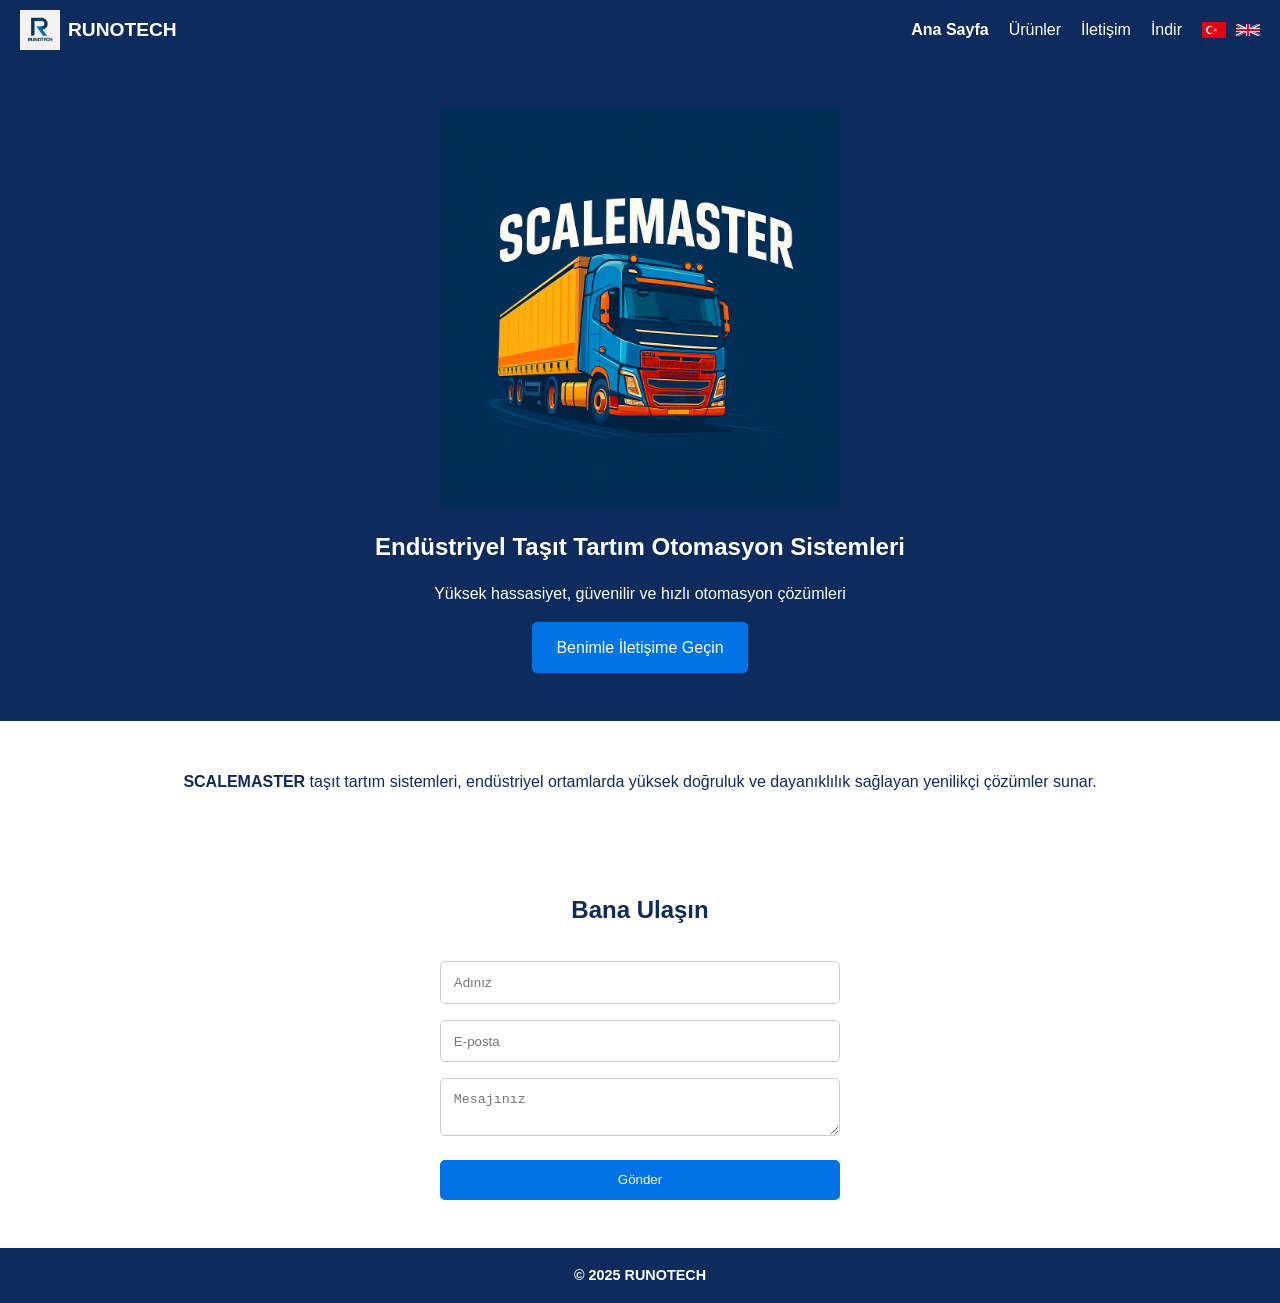
<file: index.html>
<!DOCTYPE html>
<html lang="tr">

<head>
  <meta charset="UTF-8" />
  <meta name="viewport" content="width=device-width, initial-scale=1.0" />
  <title>RUNOTECH</title>
  <link rel="stylesheet" href="css/styles.css">
  <link rel="icon" type="image/png" href="assets/logo.png">
</head>

<body>
  <!-- Navbar -->
  <header class="navbar">
    <div class="logo">
      <a href="index.html"> <img src="assets/logo.png" alt="Runotech Logo" />
        <span data-i18n="brand">RUNOTECH</span> 
      </a>
    </div>
    <nav>
      <a href="index.html" data-i18n="home">Ana Sayfa</a>
      <a href="products.html" data-i18n="products">Ürünler</a>
      <a href="contact.html" data-i18n="contact">İletişim</a>
      <a href="document.html" data-i18n="download" class="active">İndir</a>
      <div class="language-selector">
        <button class="lang-btn" data-lang="tr">
          <img src="assets/tr.png" alt="Türkçe" />
        </button>
        <button class="lang-btn" data-lang="en">
          <img src="assets/en.png" alt="English" />
        </button>
      </div>
    </nav>
  </header>

  <!-- Hero Section -->
  <section class="hero">
    <img src="assets/header-truck.png" alt="Kamyon" class="hero-truck" />
    <h2 data-i18n="heroTitle">Endüstriyel Taşıt Tartım Otomasyon Sistemleri</h2>
    <p data-i18n="heroSubtitle">Yüksek hassasiyet, güvenilir ve hızlı otomasyon çözümleri</p>
    <a href="#" class="cta-btn" data-i18n="cta">Benimle İletişime Geçin</a>
  </section>

  <!-- Solutions Section -->
  <section class="solutions">
    <p data-i18n="solutionsText">
      <strong>SCALEMASTER</strong> taşıt tartım sistemleri, endüstriyel ortamlarda yüksek
      doğruluk ve dayanıklılık sağlayan yenilikçi çözümler sunar.
    </p>
  </section>


<!-- Contact Section -->
<section class="contact">
  <div class="contact-container">
    <div class="contact-form">
      <h2 data-i18n="contactTitle">Bana Ulaşın</h2>
      <form id="contact-form" action="https://formspree.io/f/meozbdjy" method="POST">
        <input type="text" name="name" data-i18n-placeholder="name" placeholder="Adınız" required />
        <input type="email" name="email" data-i18n-placeholder="email" placeholder="E-posta" required />
        <textarea name="message" data-i18n-placeholder="message" placeholder="Mesajınız" required></textarea>
        <button type="submit" data-i18n="send">Gönder</button>
      </form>
      <p id="form-message"></p>
    </div>
  </div>
</section>


  <!-- Footer -->
  <footer>
    <p>© 2025 RUNOTECH</p>
  </footer>

  <script src="js/script.js"></script>
</body>

</html>
</file>
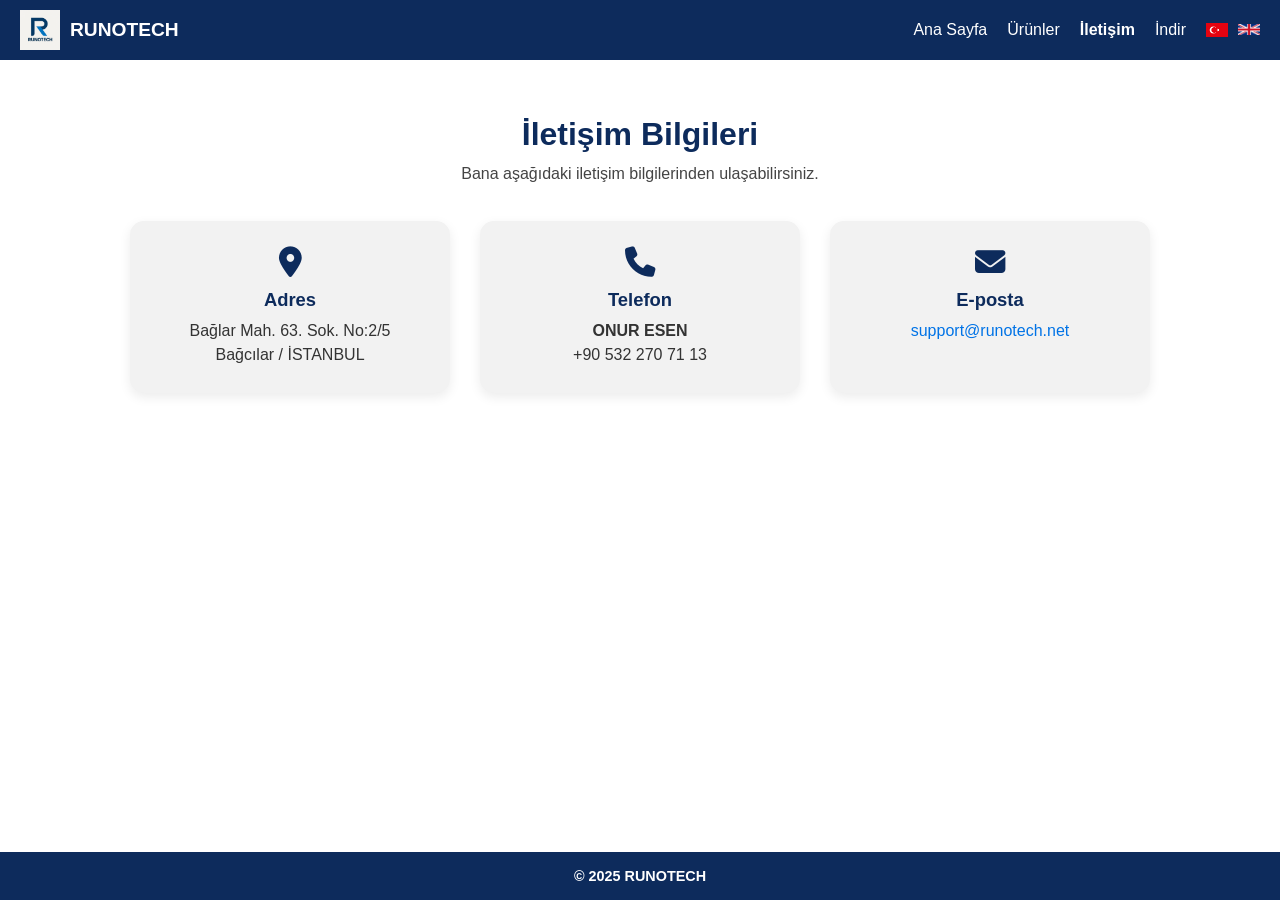
<file: contact.html>
<!DOCTYPE html>
<html lang="tr">

<head>
  <meta charset="UTF-8" />
  <meta name="viewport" content="width=device-width, initial-scale=1.0" />
  <title data-i18n="contact">İletişim</title>
  <link rel="stylesheet" href="css/contact.css" />
  <link rel="stylesheet" href="https://cdnjs.cloudflare.com/ajax/libs/font-awesome/6.5.0/css/all.min.css" />
  <link rel="icon" type="image/png" href="assets/logo.png">
</head>

<body class="contact-page">
  <!-- Navbar -->
  <header class="navbar">
    <div class="logo">
      <img src="assets/logo.png" alt="Runotech Logo" />
      <span data-i18n="brand_name">RUNOTECH</span>
    </div>
    <nav>
      <a href="index.html" data-i18n="home">Ana Sayfa</a>
      <a href="products.html" data-i18n="products">Ürünler</a>
      <a href="contact.html" class="active" data-i18n="contact">İletişim</a>
      <a href="document.html" data-i18n="download" class="active">İndir</a>
      <div class="language-selector">
        <button class="lang-btn" data-lang="tr"><img src="assets/tr.png" alt="Türkçe" /></button>
        <button class="lang-btn" data-lang="en"><img src="assets/en.png" alt="English" /></button>
      </div>
    </nav>
  </header>

  <!-- İçerik -->
  <main>
    <!-- İletişim Başlık -->
    <section class="contact-header">
      <h2 data-i18n="contact_title">İletişim Bilgileri</h2>
      <p data-i18n="contact_desc">Bana aşağıdaki iletişim bilgilerinden ulaşabilirsiniz.</p>
    </section>

    <!-- İletişim Kartları -->
    <section class="contact-cards">
      <div class="contact-card">
        <i class="fas fa-map-marker-alt"></i>
        <h3 data-i18n="address">Adres</h3>
        <p>Bağlar Mah. 63. Sok. No:2/5<br>Bağcılar / İSTANBUL</p>
      </div>
      <div class="contact-card">
        <i class="fas fa-phone"></i>
        <h3 data-i18n="phone">Telefon</h3>
        <p><strong>ONUR ESEN</strong></p>
        <p>+90 532 270 71 13</p>
      </div>
      <div class="contact-card">
        <i class="fas fa-envelope"></i>
        <h3 data-i18n="email">E-posta</h3>
        <p><a href="mailto:support@runotech.net">support@runotech.net</a></p>
      </div>
    </section>
  </main>

  <!-- Footer -->
  <footer>
    <p>© 2025 RUNOTECH</p>
  </footer>

  <script src="js/script.js"></script>
</body>

</html>
</file>
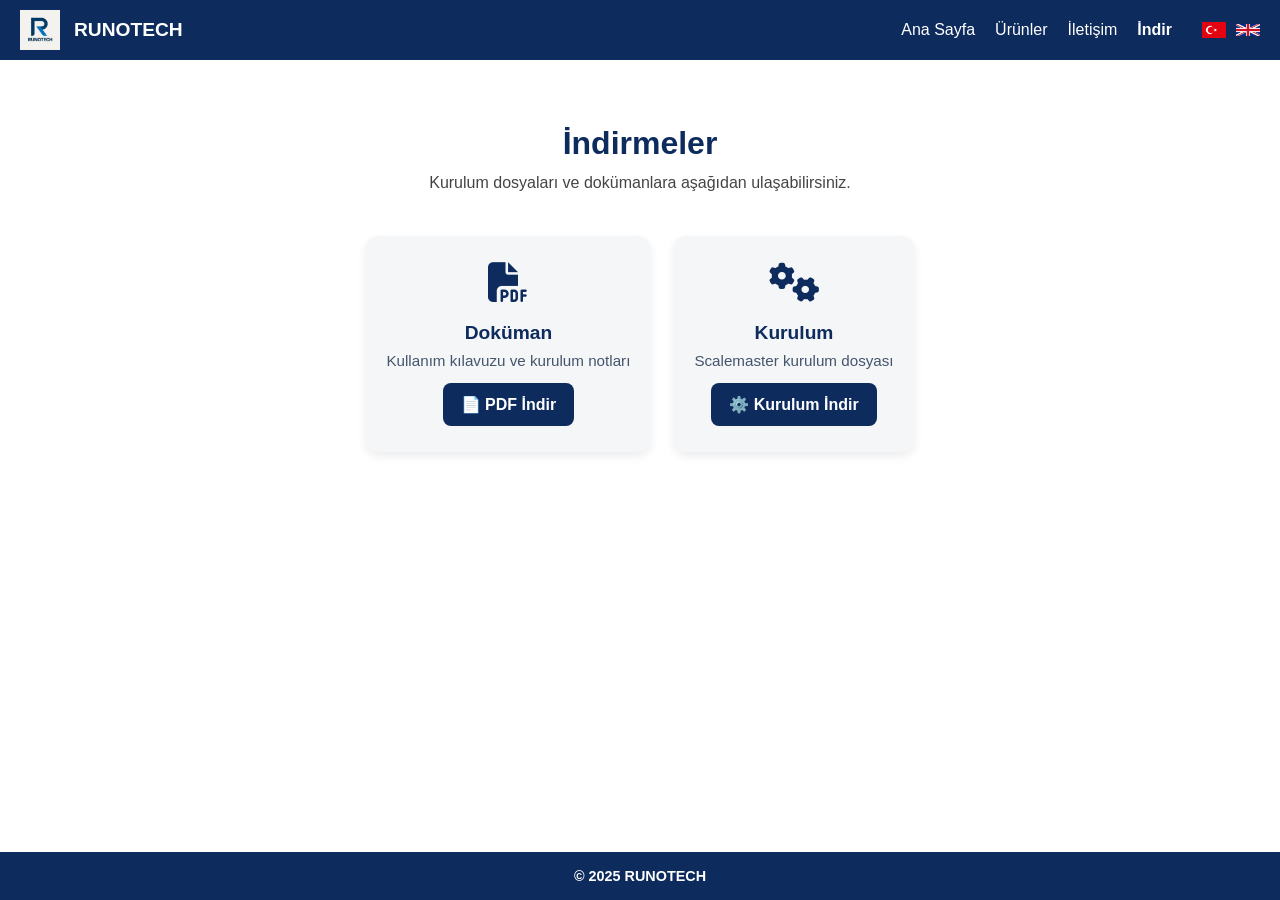
<file: document.html>
<!DOCTYPE html>
<html lang="tr">
<head>
  <meta charset="UTF-8" />
  <meta name="viewport" content="width=device-width, initial-scale=1.0"/>
  <title data-i18n="download">İndir</title>

  <!-- Bu sayfaya özel stil -->
  <link rel="stylesheet" href="css/document.css" />
  <link rel="stylesheet" href="https://cdnjs.cloudflare.com/ajax/libs/font-awesome/6.5.2/css/all.min.css"/>
  <link rel="icon" type="image/png" href="assets/logo.png">
</head>

<body class="download-page">
  <!-- Navbar -->
  <header class="navbar">
    <div class="logo">
      <a href="index.html">
        <img src="assets/logo.png" alt="Runotech Logo" />
        <span>RUNOTECH</span>
      </a>
    </div>
    <nav>
      <a href="index.html" data-i18n="home">Ana Sayfa</a>
      <a href="products.html" data-i18n="products">Ürünler</a>
      <a href="contact.html" data-i18n="contact">İletişim</a>
      <a href="document.html" data-i18n="download" class="active">İndir</a>
      <div class="language-selector">
        <button class="lang-btn" data-lang="tr" title="Türkçe">
          <img src="assets/tr.png" alt="Türkçe"/>
        </button>
        <button class="lang-btn" data-lang="en" title="English">
          <img src="assets/en.png" alt="English"/>
        </button>
      </div>
    </nav>
  </header>

  <main class="page-content">
    <!-- Sayfa başlığı -->
    <section class="page-hero">
      <h1 data-i18n="pageTitle">İndirmeler</h1>
      <p data-i18n="pageDesc">
        Kurulum dosyaları ve dokümanlara aşağıdan ulaşabilirsiniz.
      </p>
    </section>

    <!-- Kartlar -->
    <section class="download-cards">
      <div class="download-card">
        <i class="fas fa-file-pdf"></i>
        <h3 data-i18n="docTitle">Doküman</h3>
        <p data-i18n="docDesc">Kullanım kılavuzu ve kurulum notları</p>
        <a href="downloads/manual.pdf" class="download-btn" download data-i18n="docBtn">📄 PDF İndir</a>
      </div>

      <div class="download-card">
        <i class="fas fa-cogs"></i>
        <h3 data-i18n="setupTitle">Setup</h3>
        <p data-i18n="setupDesc">Scalemaster kurulum dosyası</p>
        <a href="downloads/setup.exe" class="download-btn" download data-i18n="setupBtn">⚙️ Kurulum İndir</a>
      </div>
    </section>
  </main>

  <footer>
    <p>© 2025 RUNOTECH</p>
  </footer>

  <!-- Script -->
  <script src="js/script.js"></script>
</body>
</html>
</file>
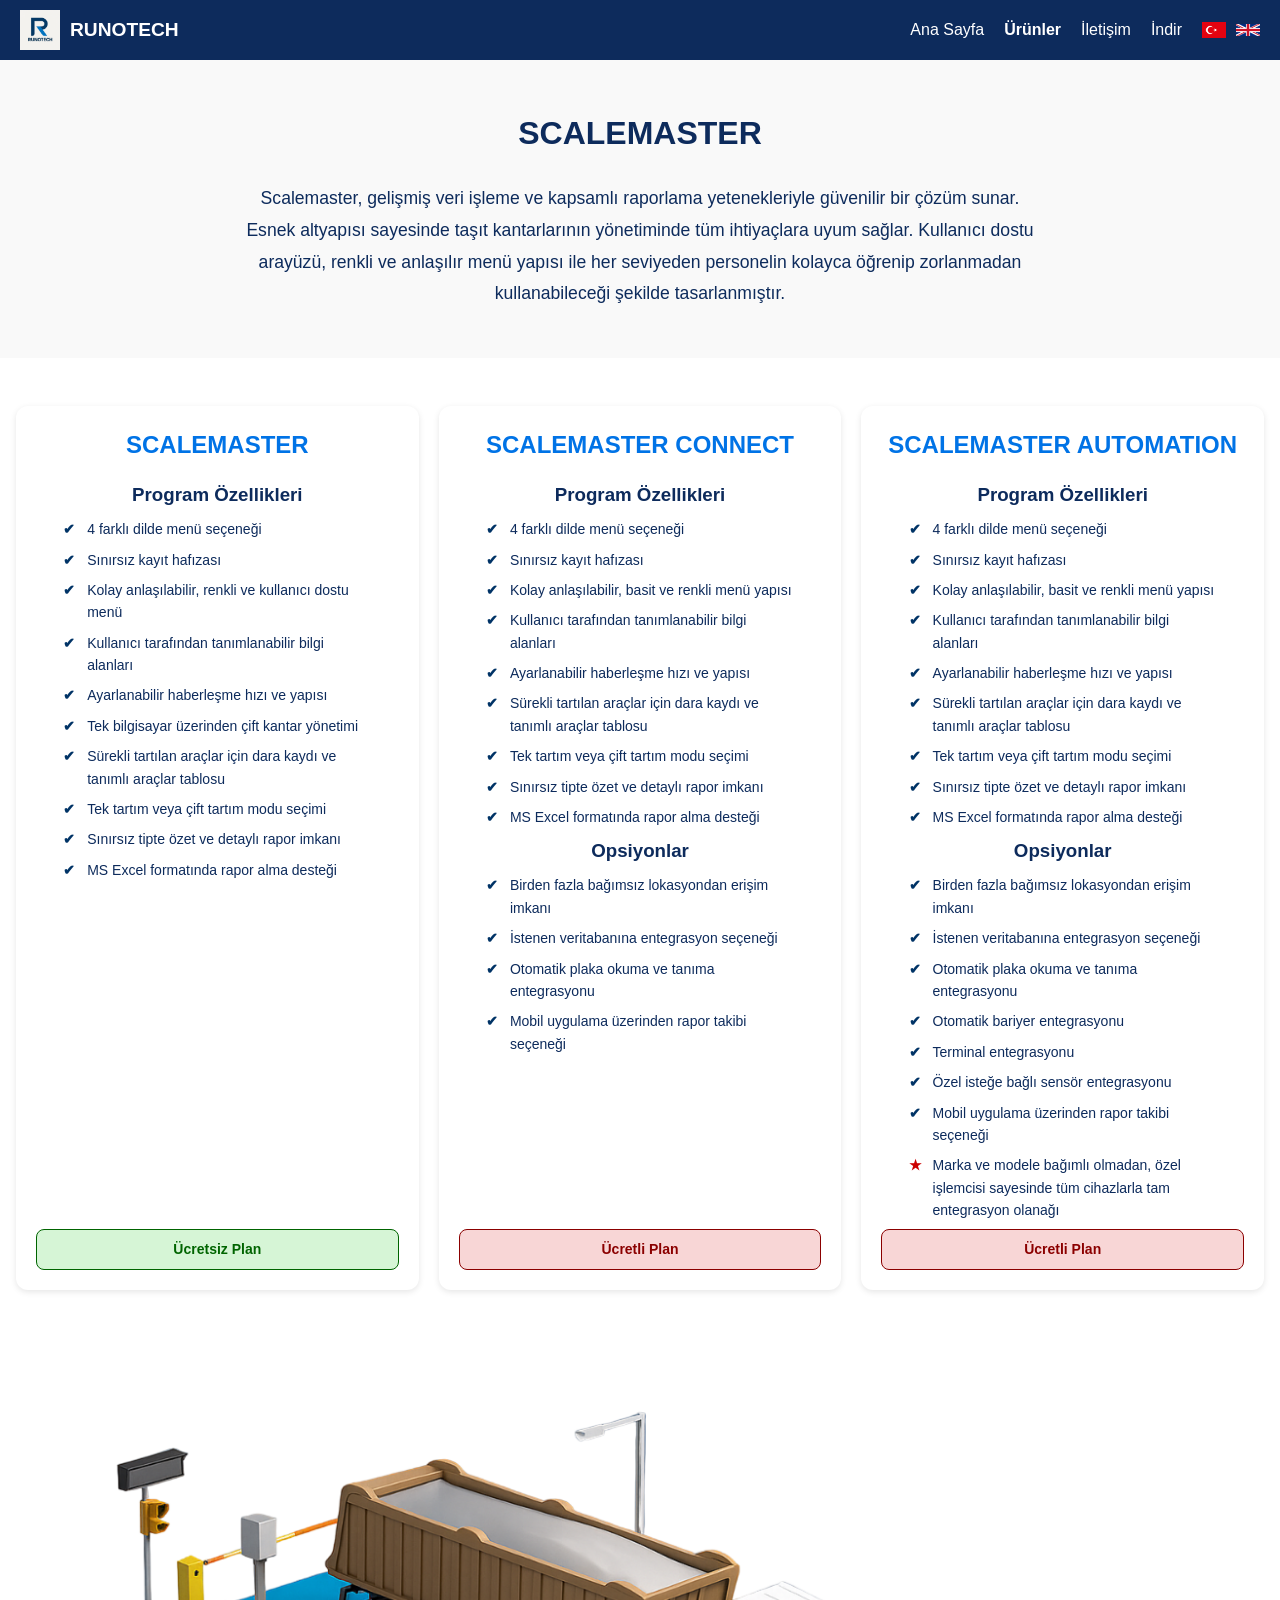
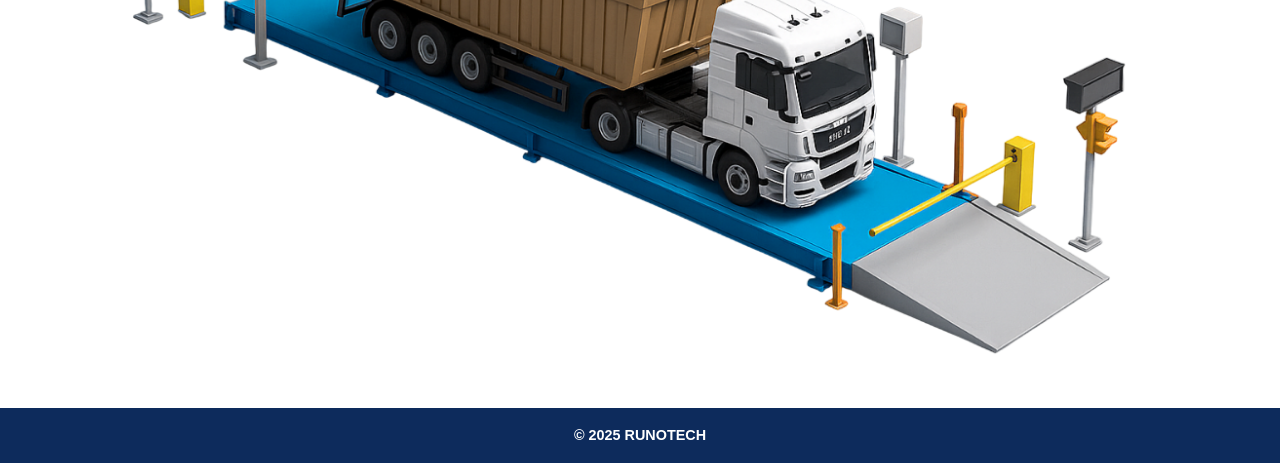
<file: products.html>
<!DOCTYPE html>
<html lang="tr">

<head>
  <meta charset="UTF-8" />
  <meta name="viewport" content="width=device-width, initial-scale=1.0" />
  <title data-i18n="products">Ürünler</title>
  <link rel="stylesheet" href="css/styles.css">
  <link rel="icon" type="image/png" href="assets/logo.png">
</head>

<body>
  <!-- Navbar -->
  <header class="navbar">
    <div class="logo">
      <img src="assets/logo.png" alt="Runotech Logo" />
      <span data-i18n="brand_name">RUNOTECH</span>
    </div>
    <nav>
      <a href="index.html" data-i18n="home">Ana Sayfa</a>
      <a href="products.html" class="active" data-i18n="products">Ürünler</a>
      <a href="contact.html" data-i18n="contact">İletişim</a>
      <a href="document.html" data-i18n="download" class="active">İndir</a>
      <div class="language-selector">
        <button class="lang-btn" data-lang="tr">
          <img src="assets/tr.png" alt="Türkçe" />
        </button>
        <button class="lang-btn" data-lang="en">
          <img src="assets/en.png" alt="English" />
        </button>
      </div>
    </nav>
  </header>

  <!-- Product Intro Section -->
  <section class="product-intro">
    <div class="intro-container">
      <h2 data-i18n="intro_title">SCALEMASTER</h2>
      <p data-i18n="intro_text">
        Scalemaster, gelişmiş veri işleme ve kapsamlı raporlama yetenekleriyle güvenilir bir çözüm sunar.
        Esnek altyapısı sayesinde taşıt kantarlarının yönetiminde tüm ihtiyaçlara uyum sağlar.
        Kullanıcı dostu arayüzü, renkli ve anlaşılır menü yapısı ile her seviyeden personelin
        kolayca öğrenip zorlanmadan kullanabileceği şekilde tasarlanmıştır.
      </p>
    </div>
  </section>

  <!-- Products Section -->
  <section class="products">
    <!-- SCALEMASTER -->
    <div class="product-card">
      <h2 data-i18n="scalemaster_title">SCALEMASTER</h2>
      <h3 data-i18n="program_features">Program Özellikleri</h3>
      <ul class="product-features">
        <li data-i18n="feature_multi_lang">4 farklı dilde menü seçeneği</li>
        <li data-i18n="feature_unlimited_storage">Sınırsız kayıt kapasitesi</li>
        <li data-i18n="feature_user_menu">Kolay anlaşılabilir, renkli ve kullanıcı dostu menü</li>
        <li data-i18n="feature_custom_fields">Kullanıcı tarafından tanımlanabilir bilgi alanları</li>
        <li data-i18n="feature_comm_speed">Ayarlanabilir haberleşme hızı ve yapısı</li>
        <li data-i18n="feature_dual_scale">Tek bilgisayar üzerinden çift kantar yönetimi</li>
        <li data-i18n="feature_tare_vehicle">Sürekli tartılan araçlar için dara kaydı ve tanımlı araçlar tablosu</li>
        <li data-i18n="feature_single_double">Tek tartım veya çift tartım modu seçimi</li>
        <li data-i18n="feature_reports">Sınırsız tipte özet ve detaylı rapor imkanı</li>
        <li data-i18n="feature_excel">MS Excel formatında rapor oluşturma</li>
      </ul>
      <div data-i18n="free_plan" class="pricing-tag free">Ücretsiz Plan</div>
    </div>

    <!-- SCALEMASTER CONNECT -->
    <div class="product-card">
      <h2 data-i18n="connect_title">SCALEMASTER CONNECT</h2>
      <h3 data-i18n="program_features">Program Özellikleri</h3>
      <ul class="product-features">
        <li data-i18n="feature_multi_lang">4 farklı dilde menü seçeneği</li>
        <li data-i18n="feature_unlimited_storage">Sınırsız kayıt hafızası</li>
        <li data-i18n="feature_simple_menu">Kolay anlaşılabilir, basit ve renkli menü yapısı</li>
        <li data-i18n="feature_custom_fields">Kullanıcı tarafından tanımlanabilir bilgi alanları</li>
        <li data-i18n="feature_comm_speed">Ayarlanabilir haberleşme hızı ve yapısı</li>
        <li data-i18n="feature_tare_vehicle">Sürekli tartılan araçlar için dara kayıt ve tanımlı araçlar tablosu</li>
        <li data-i18n="feature_single_double">Tek tartım veya çift tartım çalışma modu seçimi</li>
        <li data-i18n="feature_reports">Sınırsız tipte özet ve detaylı rapor imkanı</li>
        <li data-i18n="feature_excel">MS Excel formatında rapor alma desteği</li>
      </ul>

      <h3 data-i18n="options">Opsiyonlar</h3>
      <ul class="product-features">
        <li data-i18n="option_multi_location">Birden fazla bağımsız lokasyondan erişim imkanı</li>
        <li data-i18n="option_db_integration">İstenen veritabanına entegrasyon seçeneği</li>
        <li data-i18n="option_license_plate">Otomatik plaka okuma ve tanıma entegrasyonu</li>
        <li data-i18n="option_mobil">Mobil uygulama üzerinden rapor takibi seçeneği</li>
      </ul>
       <div data-i18n="paid_plan" class="pricing-tag paid">Ücretli Plan</div>
    </div>

    <!-- SCALEMASTER AUTOMATION -->
    <div class="product-card">
      <h2 data-i18n="automation_title">SCALEMASTER AUTOMATION</h2>
      <h3 data-i18n="program_features">Program Özellikleri</h3>
      <ul class="product-features">
        <li data-i18n="feature_multi_lang">4 farklı dilde menü seçeneği</li>
        <li data-i18n="feature_unlimited_storage">Sınırsız kayıt hafızası</li>
        <li data-i18n="feature_simple_menu">Kolay anlaşılabilir, basit ve renkli menü yapısı</li>
        <li data-i18n="feature_custom_fields">Kullanıcı tarafından tanımlanabilir bilgi alanları</li>
        <li data-i18n="feature_comm_speed">Ayarlanabilir haberleşme hızı ve yapısı</li>
        <li data-i18n="feature_tare_vehicle">Sürekli tartılan araçlar için dara kayıt ve tanımlı araçlar tablosu</li>
        <li data-i18n="feature_single_double">Tek tartım veya çift tartım çalışma modu seçimi</li>
        <li data-i18n="feature_reports">Sınırsız tipte özet ve detaylı rapor imkanı</li>
        <li data-i18n="feature_excel">MS Excel formatında rapor alma desteği</li>
      </ul>

      <h3 data-i18n="options">Opsiyonlar</h3>
      <ul class="product-features">
        <li data-i18n="option_multi_location">Birden fazla bağımsız lokasyondan erişim imkanı</li>
        <li data-i18n="option_db_integration">İstenen veritabanına entegrasyon seçeneği</li>
        <li data-i18n="option_license_plate">Otomatik plaka okuma ve tanıma entegrasyonu</li>
        <li data-i18n="option_barrier">Otomatik bariyer entegrasyonu</li>
        <li data-i18n="option_terminal">Terminal entegrasyonu</li>
        <li data-i18n="option_sensor">Özel isteğe bağlı sensör entegrasyonu</li>
        <li data-i18n="option_mobil">Mobil uygulama üzerinden rapor takibi seçeneği</li>
        <li class="highlight-star" data-i18n="option_special" >Marka ve modele bağımlı olmadan, özel işlemcisi sayesinde tüm cihazlarla tam entegrasyon olanağı</li>
      </ul>
       <div data-i18n="paid_plan" class="pricing-tag paid">Ücretli Plan</div>
    </div>
  </section>

  <section class="products-image">
    <img src="assets/bottom-truck.png" data-i18n="products_img_alt" alt="Ürünler Görseli">
  </section>

  <footer>
    <p data-i18n="footer_text">© 2025 RUNOTECH</p>
  </footer>

  <script src="js/script.js"></script>
</body>
</html>
</file>
<file: css/styles.css>
/* Genel */
* {
  margin: 0;
  padding: 0;
  box-sizing: border-box;
}

body {
  font-family: Arial, sans-serif;
  background: #0d2b5c;
  color: white;
  line-height: 1.6;
}

/* Navbar */
/* ------------------ Responsive Navbar ------------------ */
/* ------------------ Navbar Responsive (menü yatay) ------------------ */
@media (max-width: 768px) {
  .navbar {
    flex-direction: column;
    align-items: flex-start;
  }

  .navbar nav {
    flex-direction: row;   /* linkleri yatay sırala */
    flex-wrap: wrap;       /* taşarsa alta geçsin */
    justify-content: center;
    width: 100%;
    gap: 15px;
    margin-top: 10px;
  }

  .navbar nav a {
    padding: 6px 0;
    font-size: 0.9rem;
  }

  .language-selector {
    margin-top: 10px;
    display: flex;
    justify-content: center;
    width: 100%;
  }
}

 
.navbar {
  display: flex;
  justify-content: space-between; /* logo solda, menü sağda */
  align-items: center;
  padding: 10px 20px;
  background: #0d2b5c;
}

.navbar nav {
  display: flex;
  align-items: center;
  gap: 20px;
}

.navbar nav a {
  color: white;
  text-decoration: none;
  font-weight: 500;
  line-height: 1;
}

.navbar nav a.active {
  text-decoration: none;  /* alt çizgi kalktı */
  font-weight: 600;
}


/* Logo */
.logo {
  display: flex;
  align-items: center;
  gap: 2px;
  font-weight: bold;
}

.logo img {
  height: 30px;
}


.logo a {
  display: flex;
  align-items: center;
  text-decoration: none; /* alt çizgi kalksın */
  color: inherit; /* nav yazı rengiyle aynı kalsın */
}

.logo img {
  height: 40px; /* logonun boyutunu sabitle */
  margin-right: 8px; /* logo ile yazı arasına boşluk */
}

.logo span {
  font-size: 1.2rem; 
  font-weight: bold;
}


/* Dil Seçici */
.language-selector {
  display: flex;
  align-items: center;
  gap: 10px;
}

.language-selector .lang-btn {
  background: none;
  border: none;
  padding: 0;
  cursor: pointer;
}

.language-selector img {
  width: 24px;
  height: auto;
  display: block;
}

/* Hero */
.hero {
  text-align: center;
  padding: 3rem 1rem;
}

.hero-truck {
  max-width: 400px;
  margin: 0 auto 20px;
  display: block;
}

.hero h2 {
  font-size: 1.5rem;
  margin-bottom: 15px;
}

.cta-btn {
  background: #0073e6;
  color: white;
  padding: 0.8rem 1.5rem;
  border-radius: 5px;
  text-decoration: none;
  display: inline-block;
  margin-top: 15px;
}

/* Solutions */
.solutions {
  background: white;
  color: #0d2b5c;
  padding: 3rem 1rem;
  text-align: center;
}

.truck-placeholder {
  margin-top: 2rem;
}

/* Contact */
.contact {
  padding: 3rem 1rem;
  background: white;   /* ✅ Arka planı beyaz yap */
  color: #0d2b5c;      /* ✅ Yazılar lacivert */
  text-align: center;
}

.contact h2 {
  margin-bottom: 2rem;
}

.contact-container {
  display: flex;
  justify-content: center;
  align-items: center;
}

.contact-form {
  flex: 1;
  max-width: 400px;
  margin: 0 auto;
}

.contact input,
.contact textarea {
  width: 100%;
  padding: 0.8rem;
  margin-bottom: 1rem;
  border: 1px solid #ccc;
  border-radius: 5px;
}

.contact button {
  background: #0073e6;
  color: white;
  padding: 0.8rem;
  border: none;
  border-radius: 5px;
  cursor: pointer;
  width: 100%;
}

/* Footer */
footer {
  background: #0d2b5c;
  color: white;
  text-align: center;
  padding: 1rem;
  font-size: 0.9rem;
  font-weight: bold;
}


/* Ürünler sayfası */
.products {
  display: flex;
  justify-content: space-around;
  align-items: stretch;
  padding: 3rem 1rem;
  background: white;
  color: #0d2b5c;
  gap: 20px;
  flex-wrap: wrap; /* küçük ekranda satır kaydır */
}

.products ul {
  list-style: none;
  padding: 0;
  margin: 0 auto;        /* Ortaya alır */
  display: table;        /* Ortalamayı düzgün yapar */
}

.products li {
  display: table-row;    /* Satır gibi davranır */
  text-align: left;      /* Yazılar sola yaslanır */
}

.product-card ul.product-features {
  list-style: none;
  padding: 0;
  margin: 0 auto;     /* hepsi ortalanır */
  width: 85%;         /* sabit genişlik */
}

.product-card ul.product-features li {
  display: flex;
  align-items: flex-start;
  gap: 8px;           /* ikon ve yazı arası boşluk */
  justify-content: flex-start; /* ikonlar ve yazılar hep soldan hizalanır */
}


.product-card {
  flex: 1;
  min-width: 250px;   /* kart çok küçülmesin */
  max-width: 700px;   /* kart genişliği sınırla */
  background: #f8f9fa;
  border-radius: 10px;
  padding: 2rem;
  margin: 0 auto;     /* ortalasın */
  text-align: center;
  box-shadow: 0 4px 6px rgba(0,0,0,0.1);
  transition: transform 0.3s ease, box-shadow 0.3s ease;
}

.product-card:hover {
  transform: translateY(-5px);
  box-shadow: 0 8px 12px rgba(0,0,0,0.15);
}

.product-card h2 {
  margin-bottom: 1rem;
  color: #0073e6;
}

/* Alt görsel alanı */

.products-image {
  display: flex;
  justify-content: center; /* yatayda ortala */
  align-items: center;     /* dikeyde ortala (yükseklik verilirse) */
  padding: 3rem 1rem;
  background-color: white;
}

.products-image img {
  max-width: 100%;   /* mobilde taşmasın */
  height: auto;      /* oran korunsun */
}

@media (max-width: 768px) {
  .products-image img {
    max-width: 90%; /* ekranın %90’ına sığsın */
  }
}


.product-intro {
  background: #f9f9f9;      /* Açık gri arkaplan */
  color: #0d2b5c;           /* Lacivert yazı */
  text-align: center;
  padding: 3rem 1rem;
}

.product-intro h2 {
  font-size: 2rem;
  margin-bottom: 1.5rem;
  color: #0d2b5c;
}

.product-intro p {
  max-width: 800px;
  margin: 0 auto;
  font-size: 1.1rem;
  line-height: 1.8;
}

.product-features {
  list-style: none;
  padding: 0;
  margin-top: 15px;
  font-size: 14px;
  text-align: left;
}

.product-features li {
  margin: 8px 0;
  display: flex;
  align-items: center;
  gap: 6px;
}


/* Mobil görünüm */
@media (max-width: 768px) {
  .products {
    flex-direction: column;
    align-items: center;
  }

  .product-card {
    width: 90%;      /* ekranın %90'ını kaplasın */
    max-width: none; /* üstteki max sınırı kaldır */
    margin-bottom: 20px;
  }
}

/* ==========================
   CONTACT SAYFASI ÖZEL TASARIM
   ========================== */
body.contact-page {
  background: #fff;      /* ✅ Arka plan beyaz */
  color: #0d2b5c;        /* ✅ Yazılar lacivert */
}

.contact-cards {
  display: flex;
  justify-content: center;
  gap: 30px;
  padding: 20px 10%;
  flex-wrap: wrap;
}

.contact-card {
  flex: 1 1 250px;
  max-width: 300px;
  background: #f8f9fa;   /* ✅ Açık gri kutucuk */
  padding: 25px;
  text-align: center;
  border-radius: 15px;
  box-shadow: 0 4px 6px rgba(0,0,0,0.1);
  color: #0d2b5c;
  transition: transform 0.2s ease, box-shadow 0.2s ease;
}

.contact-card:hover {
  transform: translateY(-5px);
  box-shadow: 0 8px 12px rgba(0,0,0,0.15);
}

.contact-card i {
  font-size: 2rem;
  color: #0073e6;
  margin-bottom: 15px;
}

.product-features {
  list-style: none;
  padding: 0;
}

.product-features li {
  position: relative;
  padding-left: 24px;
  margin-bottom: 8px;
}

/* normal maddeler: ✔ */
.product-features li::before {
  content: "✔";
  color: #003366; /* lacivert */
  font-weight: bold;
  position: absolute;
  left: 0;
}

/* özel madde: kırmızı yıldız */
.product-features li.highlight-star::before {
  content: "★";
  color: #cc0000; /* kırmızı */
}

.product-card {
  display: flex;
  flex-direction: column;
  justify-content: space-between;
  background: #fff;
  border-radius: 12px;
  padding: 20px;
  box-shadow: 0 2px 6px rgba(0,0,0,0.1);
  min-height: 100%; /* kart boyları eşitlensin */
}

.pricing-tag {
  text-align: center;
  font-weight: bold;
  padding: 8px 12px;
  border-radius: 8px;
  margin-top: auto; /* kartın en altına iter */
  font-size: 14px;
}

.pricing-tag.free {
  background: #d6f5d6;
  color: #006400;  
  border: 1px solid #006400;
}

.pricing-tag.paid {
  background: #f8d6d6;  
  color: #8b0000;  
  border: 1px solid #8b0000;
}
</file>
<file: css/contact.css>
/* ------------------ Global / Layout ------------------ */
* { margin: 0; padding: 0; box-sizing: border-box; }

html, body {
  height: 100%;
  margin: 0;
  overflow-x: hidden;   /* yana scroll engelle */
}

body.contact-page {
  min-height: 100vh;
  display: flex;
  flex-direction: column;
  background: #fff;
  color: #0d2b5c;
  font-family: Arial, sans-serif;
}

main { flex: 1; display: block; }

/* ------------------ Navbar ------------------ */
.navbar {
  display: flex;
  justify-content: space-between;
  align-items: center;
  background: #0d2b5c;
  padding: 10px 20px;
  flex-wrap: wrap;   /* mobilde alt satır için */
}

.logo {
  display: flex;
  align-items: center;
  gap: 2px;
  font-weight: bold;
}

.logo img {
  height: 40px;
  margin-right: 8px;
}

.logo span {
  font-size: 1.2rem;
  font-weight: bold;
  color: #fff;
}

/* nav linkleri */
.navbar nav {
  display: flex;
  align-items: center;
  gap: 20px;
  flex-wrap: wrap;
}

.navbar nav a {
  color: #fff;
  text-decoration: none;
  font-weight: 500;
  line-height: 1;
}

.navbar nav a.active {
  text-decoration: none;
  font-weight: 600;
}

/* Dil seçici */
.language-selector {
  display: flex;
  align-items: center;
  gap: 10px;
}

.language-selector .lang-btn {
  background: none;
  border: none;
  padding: 0;
  cursor: pointer;
}

.language-selector img {
  width: 22px;
  height: auto;
  display: block;
}

/* ------------------ Contact header ------------------ */
.contact-header {
  text-align: center;
  padding: 56px 20px 28px;
}

.contact-header h2 {
  font-size: 2rem;
  margin-bottom: 12px;
  color: #0d2b5c;
}

.contact-header p {
  color: #444;
}

/* ------------------ Cards ------------------ */
.contact-cards {
  display: flex;
  justify-content: center;
  gap: 30px;
  padding: 10px 10% 40px;
  flex-wrap: wrap;
}

.contact-card {
  flex: 1 1 260px;
  max-width: 320px;
  background: #f2f2f2;
  padding: 26px;
  text-align: center;
  border-radius: 14px;
  box-shadow: 0 4px 12px rgba(0,0,0,.08);
  transition: transform .2s ease;
  color: #0d2b5c;
  margin-bottom: 20px;   /* kartlar arasında dikey boşluk */
}

.contact-card:hover { transform: translateY(-4px); }

.contact-card i {
  font-size: 1.9rem;
  color: #0d2b5c;
  margin-bottom: 12px;
}

.contact-card h3 {
  margin-bottom: 8px;
  font-size: 1.15rem;
  color: #0d2b5c;
}

.contact-card p { color: #333; line-height: 1.5; }

.contact-card a {
  color: #0073e6;
  text-decoration: none;
}

.contact-card a:hover { text-decoration: underline; }

/* ------------------ Footer ------------------ */
footer {
  background: #0d2b5c;
  color: white;
  text-align: center;
  padding: 1rem;
  font-size: 0.9rem;
  font-weight: bold;
  width: 100%;
}

/* ------------------ Responsive ------------------ */
@media (max-width: 768px) {
  .navbar {
    flex-direction: column;
    align-items: center;
    padding: 8px 12px;
  }

  .navbar nav {
    flex-wrap: wrap;
    justify-content: center;
    gap: 20px;
    margin-top: 10px;
    line-height: 1;
  }

   .navbar nav a {
    font-size: 0.9rem;   /* ✅ biraz küçüldü */
    padding: 6px 0;      /* ✅ üst-alt boşluk eklendi */
  }

  /* ✅ Menü ile başlık arasına boşluk */
  .contact-header {
    margin-top: 30px;   /* üstten biraz mesafe */
  }

  .contact-header h2 {
    font-size: 1.6rem;  /* başlığı biraz küçült */
  }

  .contact-header p {
    font-size: 0.95rem; /* açıklamayı da küçült */
  }

  /* bayraklar mobilde alt satırda ve ortalı */
  .language-selector {
    margin-top: 8px;
    justify-content: center;
    width: 100%;
  }

  .contact-cards {
    padding: 10px 16px 30px;
    gap: 20px;
  }

  .contact-card {
    flex: 1 1 100%;
    max-width: 100%;
    margin-bottom: 24px;  /* mobilde ekstra dikey boşluk */
  }
}


.features {
  list-style: none;
  padding: 0;
}
.features li {
  display: flex;
  align-items: center;
  margin-bottom: 8px;
  font-size: 16px;
}
.features .icon-check {
  display: inline-block;
  width: 18px;
  height: 18px;
  margin-right: 8px;
  background: url('data:image/svg+xml;utf8,<svg xmlns="http://www.w3.org/2000/svg" fill="%23003366" viewBox="0 0 24 24"><path d="M9 16.2l-3.5-3.5 1.4-1.4L9 13.4l7.1-7.1 1.4 1.4L9 16.2z"/></svg>') no-repeat center;
  background-size: contain;
}
</file>
<file: css/document.css>
/* -------------------------
   GLOBAL RESET
--------------------------*/
* { margin: 0; padding: 0; box-sizing: border-box; }

html, body { height: 100%; }

body.download-page {
  background: #ffffff;
  color: #0d2b5c;
  font-family: Arial, sans-serif;
  display: flex;
  flex-direction: column;
  min-height: 100vh;
}

/* main içeriği esnesin */
main.page-content {
  flex: 1;
  display: flex;
  flex-direction: column;
}

/* -------------------------
   NAVBAR
--------------------------*/
.navbar {
  display: flex;
  justify-content: space-between;
  align-items: center;
  background: #0d2b5c;
  padding: 10px 20px;
  flex-wrap: wrap;
  font-family: Arial, sans-serif; /* ✅ aynı font */
}

.logo a {
  display: flex;
  align-items: center;
  gap: 6px;
  color: #fff;
  text-decoration: none;
  font-weight: bold;
}

.logo img {
  height: 40px;
  margin-right: 8px;
}

.logo span {
  font-size: 1.2rem;
  font-weight: bold;
}

.navbar nav {
  display: flex;
  align-items: center;
  gap: 20px;
  flex-wrap: wrap;
  justify-content: center;
}

.navbar nav a {
  color: #ffffff;
  text-decoration: none;
  font-weight: 500;
  position: relative;
  line-height: 1;
}

.navbar nav a.active {
  font-weight: 600;
  text-decoration: none; /* ✅ alt çizgi yok */
}

.navbar nav a.active::after {
  display: none; /* ✅ çizgi tamamen kaldırıldı */
}

/* Dil seçici */
.language-selector {
  display: flex;
  align-items: center;
  gap: 10px;
  margin-left: 10px;
}

.language-selector .lang-btn {
  background: none;
  border: none;
  cursor: pointer;
  padding: 0;
}

.language-selector img {
  width: 24px;
  height: auto;
  display: block;
}

/* Responsive Navbar */
@media (max-width: 768px) {
  .navbar {
    flex-direction: column;
    align-items: center;
  }

  .navbar nav {
    flex-direction: row;
    flex-wrap: wrap;
    justify-content: center;
    width: 100%;
    gap: 15px;
    margin-top: 10px;
    line-height: 1;
  }

   .navbar nav a {
    font-size: 0.9rem;   /* ✅ biraz küçüldü */
    padding: 6px 0;      /* ✅ üst-alt boşluk eklendi */
  }

  .language-selector {
    margin-top: 8px;
    justify-content: center;
    width: 100%;
  }
}

/* -------------------------
   SAYFA BAŞLIĞI
--------------------------*/
.page-hero {
  text-align: center;
  padding: 40px 20px 20px;
  margin-top: 25px; 
}

.page-hero h1 {
  font-size: 2rem;
  color: #0d2b5c;
  margin-bottom: 12px;
}

.page-hero p {
  font-size: 1rem;
  color: #444;
}

/* -------------------------
   İNDİRME KARTLARI
--------------------------*/
.download-cards {
  display: flex;
  justify-content: center;
  align-items: stretch;
  gap: 24px;
  margin: 24px auto 0;
  padding: 0 16px 40px;
  flex-wrap: wrap;
}

.download-card {
  display: flex;
  flex-direction: column;
  align-items: center;
  background: #f5f6f8;
  border-radius: 12px;
  padding: 26px 20px;
  text-align: center;
  box-shadow: 0 4px 10px rgba(0,0,0,0.08);
  transition: transform 0.2s ease, box-shadow 0.2s ease;
  width: auto;       /* ✅ içerik kadar genişlik */
  min-width: 220px;  /* ✅ çok daralmaması için alt limit */
  max-width: 100%;   /* ✅ responsive bozulmasın */
}

.download-card:hover {
  transform: translateY(-3px);
  box-shadow: 0 10px 20px rgba(0,0,0,0.12);
}

.download-card i {
  font-size: 40px;
  color: #0d2b5c;
  margin-bottom: 12px;
}

.download-card h3 {
  margin: 8px 0 8px;
  font-size: 1.2rem;
  color: #0d2b5c;
}

.download-card p {
  margin: 0 0 14px;
  color: #44556b;
  font-size: 0.95rem;
  flex-grow: 1;
}

/* Buton */
.download-btn {
  display: inline-block;
  padding: 12px 18px;
  background: #0d2b5c;
  color: #fff;
  font-weight: 600;
  border-radius: 8px;
  text-decoration: none;
  transition: background 0.2s ease;
  margin-top: auto;
}

.download-btn:hover {
  background: #0b2450;
}

/* Responsive Kartlar */
@media (max-width: 700px) {
  .download-cards {
    flex-direction: column;
    align-items: center;
  }
  .download-card {
    width: 100%;
    max-width: 420px;
  }
}

.features {
  list-style: none;
  padding: 0;
}
.features li {
  display: flex;
  align-items: center;
  margin-bottom: 8px;
  font-size: 16px;
}
.features .icon-check {
  display: inline-block;
  width: 18px;
  height: 18px;
  margin-right: 8px;
  background: url('data:image/svg+xml;utf8,<svg xmlns="http://www.w3.org/2000/svg" fill="%23003366" viewBox="0 0 24 24"><path d="M9 16.2l-3.5-3.5 1.4-1.4L9 13.4l7.1-7.1 1.4 1.4L9 16.2z"/></svg>') no-repeat center;
  background-size: contain;
}


/* -------------------------
   FOOTER
--------------------------*/
footer {
  background: #0d2b5c;
  color: white;
  text-align: center;
  padding: 1rem;
  font-size: 0.9rem;
  font-weight: bold;
}
</file>
